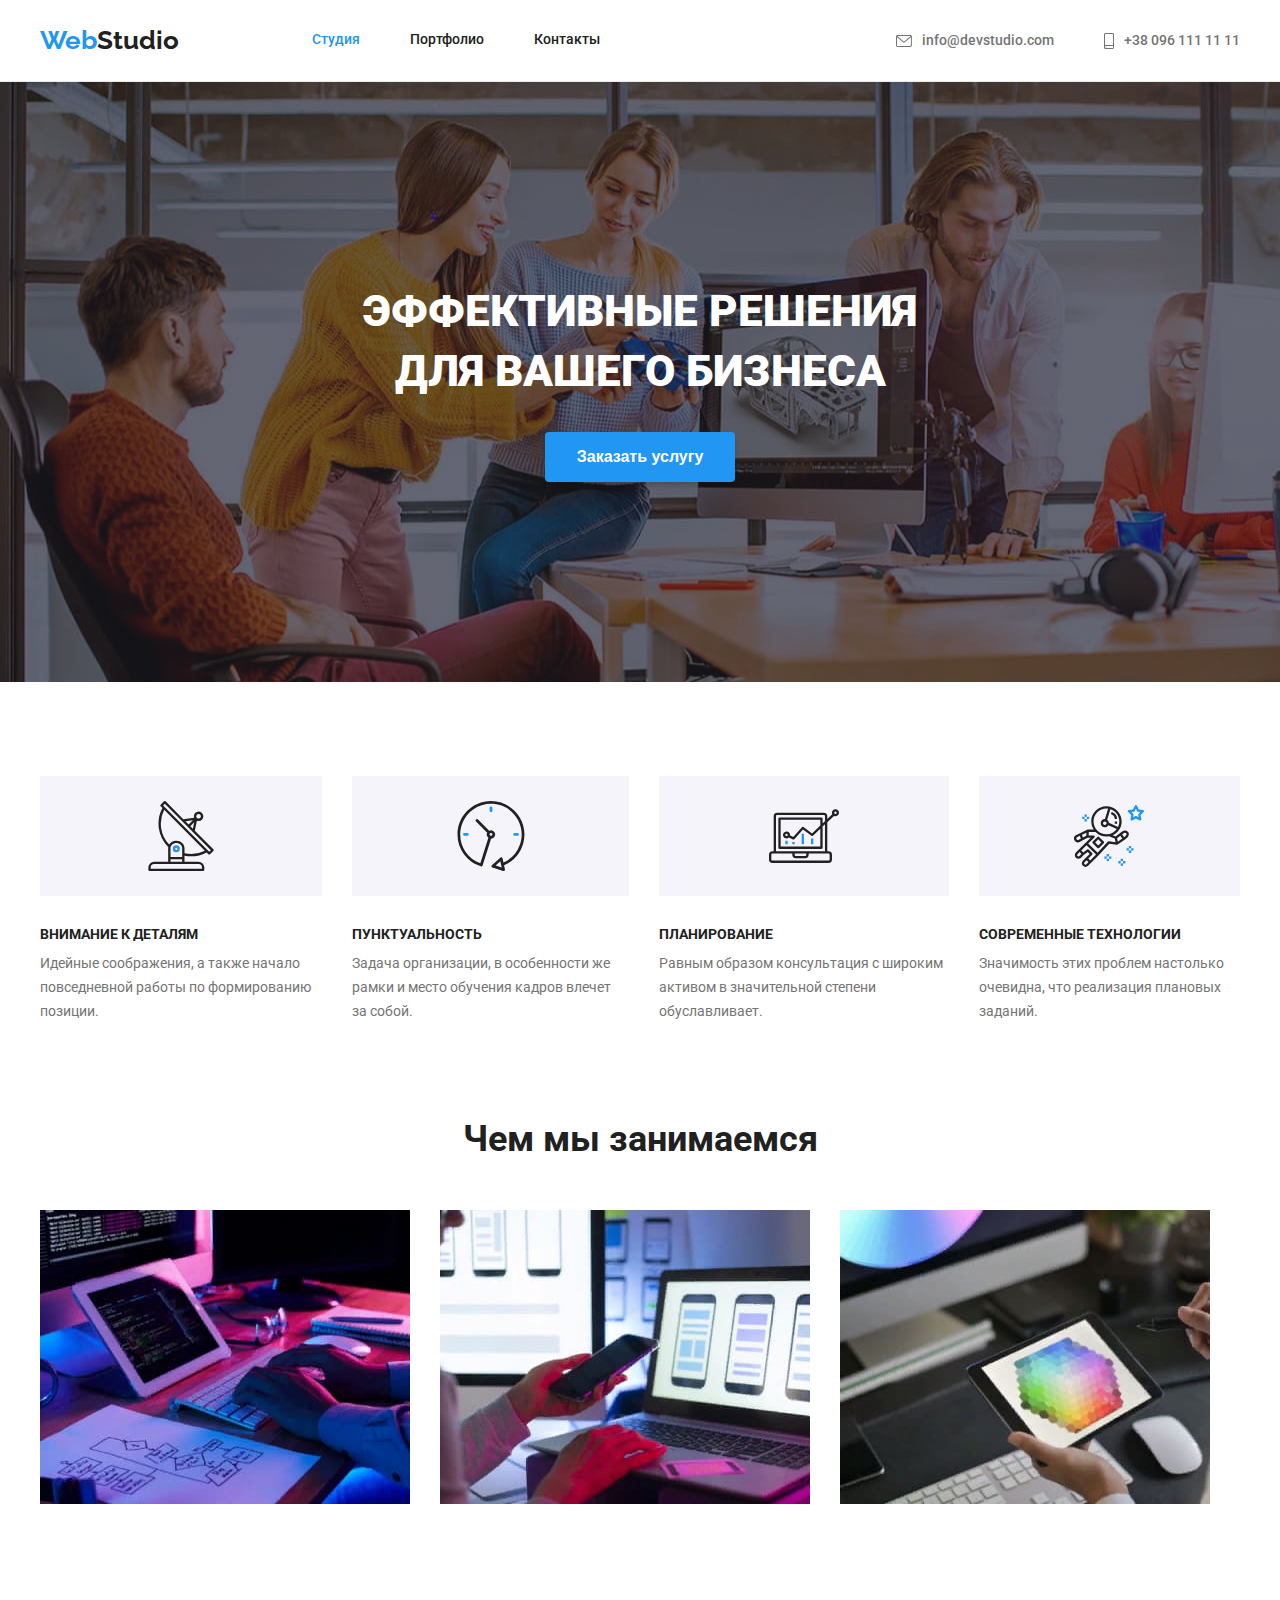
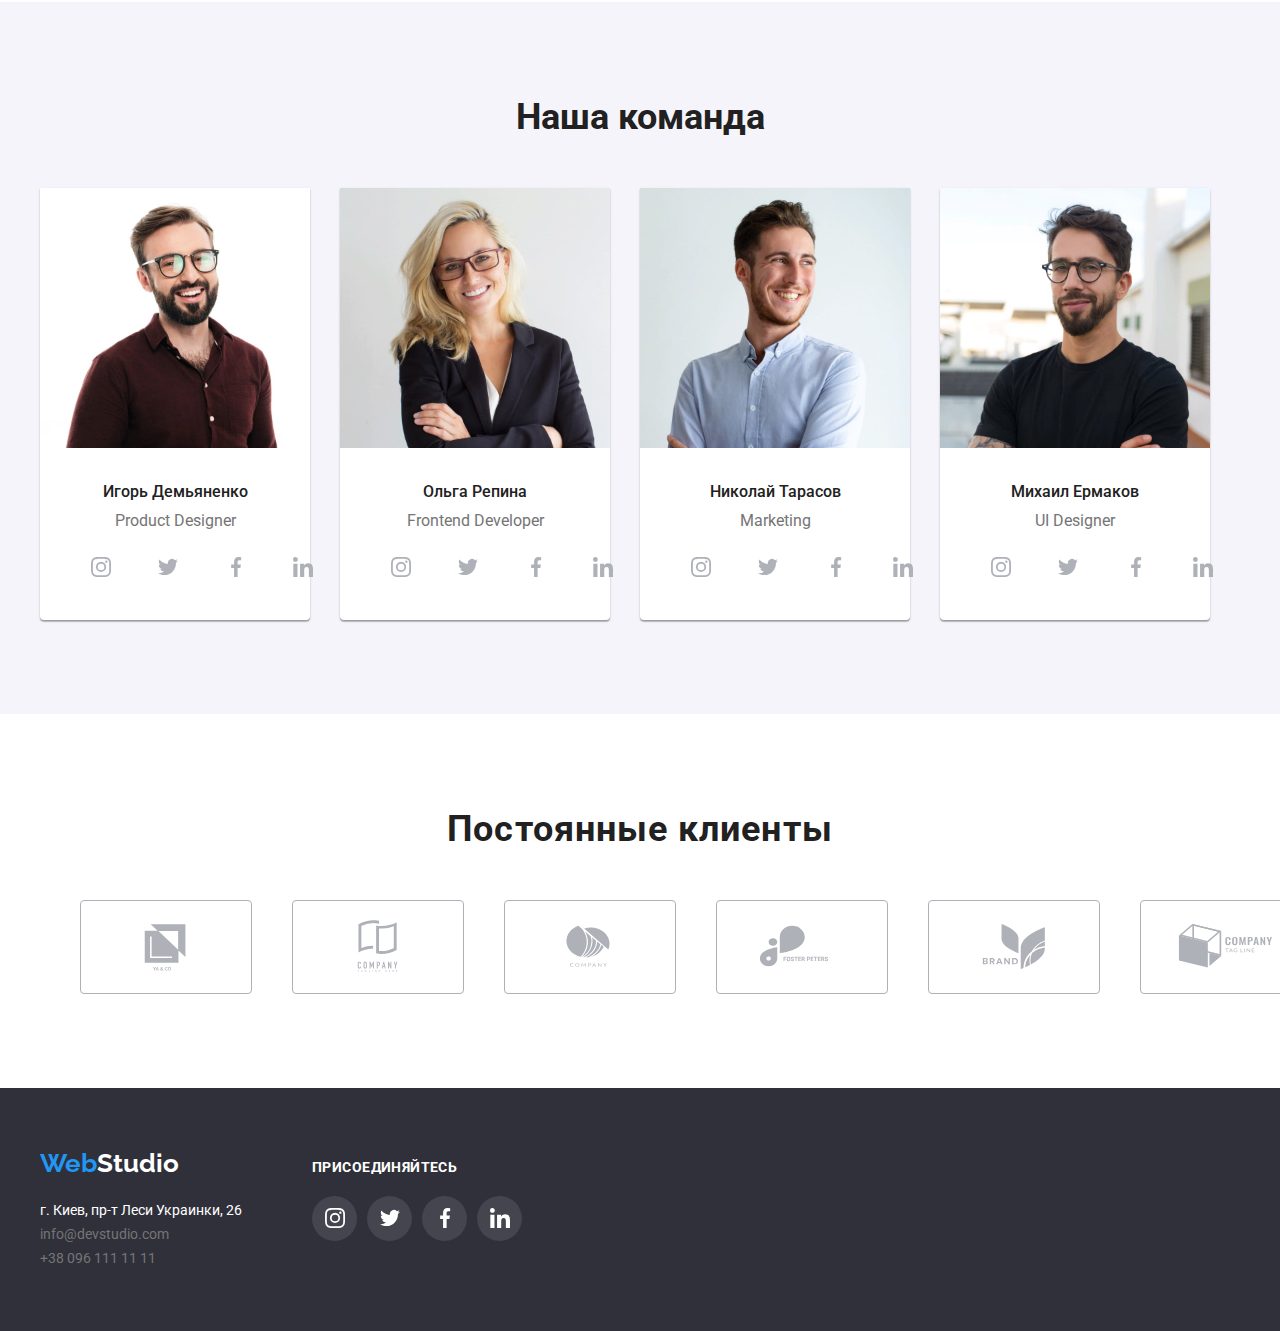
<file: index.html>
<!DOCTYPE html>
<html lang="ru">
<head>
    <meta charset="UTF-8">
    <meta http-equiv="X-UA-Compatible" content="IE=edge">
    <meta name="viewport" content="width=device-width, initial-scale=1.0">
    <title>WebStudio</title>
    <link rel="preconnect" href="https://fonts.googleapis.com">
    <link rel="preconnect" href="https://fonts.gstatic.com" crossorigin>
    <link href="https://fonts.googleapis.com/css2?family=Raleway:wght@700&family=Roboto:wght@400;500;700;900&display=swap"
    rel="stylesheet">
    <link rel="stylesheet" href="https://cdnjs.cloudflare.com/ajax/libs/modern-normalize/1.1.0/modern-normalize.min.css"
        integrity="sha512-wpPYUAdjBVSE4KJnH1VR1HeZfpl1ub8YT/NKx4PuQ5NmX2tKuGu6U/JRp5y+Y8XG2tV+wKQpNHVUX03MfMFn9Q=="
        crossorigin="anonymous" referrerpolicy="no-referrer" />
    <link rel="stylesheet" href="./css/styles.css">
</head>
<body>
    <header class="header">
    <div class="container main-nav">
    <nav class="nav">
        <a class="logo" href="/">
            <span class="accent">Web</span>Studio</a>
        <ul class="navigation">
    <li class="item"><a class="navigation-link current" href="/">Студия</a></li>
    <li class="item"><a class="navigation-link" href="./portfolio.html">Портфолио</a></li>
    <li class="item"><a class="navigation-link" href="">Контакты</a></li>
</ul>
</nav>
<ul class="address-header">
    <li class="item">
        <a class="address-link" href="mailto:info@devstudio.com">
            <svg class="envelope">
                <use href="./images/icons.svg#icon-envelope"></use>
            </svg>
            <span>info@devstudio.com</span></a></li>
    <li class="item">
        <a class="address-link" href="tel:+380961111111">
            <svg class="smartphone">
                <use href="./images/icons.svg#icon-smartphone"></use>
            </svg>
            <span>+38 096 111 11 11</span></a></li>
</ul>
</div>
    </header>    
<main>
    <!--  HERO-->
    
    <section class="hero-fon">
        <h1 class="hero">Эффективные решения для вашего бизнеса</h1>
        <button class="hero-button" type="button">Заказать услугу</button>
    </section>
    
    <!-- Oсобенности---FEATURE--->
    <section class="container">
    <h2 class="feature-title visually-hidden">Oсобенности</h2>    
    <ul class="feature">
        <li class="item">
            <div>
            <svg class="antenna">
                <use href="./images/icons.svg#icon-antenna"></use>
            </svg></div>
            <h3 class="feature-primary-text">Внимание к деталям</h3>
            <p class="feature-secondary-text">Идейные соображения, а также начало повседневной работы по формированию позиции.</p>
        </li>
        <li class="item">
            <div>
            <svg class="clock">
                <use href="./images/icons.svg#icon-clock"></use>
            </svg></div>
            <h3 class="feature-primary-text">Пунктуальность</h3>
            <p class="feature-secondary-text">Задача организации, в особенности же рамки и место обучения кадров влечет за собой.</p>
        </li>
        <li class="item">
            <div>
            <svg class="diagram">
                <use href="./images/icons.svg#icon-diagram"></use>
            </svg></div>
            <h3 class="feature-primary-text">Планирование</h3>
            <p class="feature-secondary-text">Равным образом консультация с широким активом в значительной степени обуславливает.</p>
        </li>
        <li class="item">
            <div>
            <svg class="astronaut">
                <use href="./images/icons.svg#icon-astronaut"></use>
            </svg></div>
            <h3 class="feature-primary-text">Современные технологии</h3>
            <p class="feature-secondary-text">Значимость этих проблем настолько очевидна, что реализация плановых заданий.</p>
        </li>
    </ul>
    </section>
    <!-- Чем мы занимаемся occupation-->
    <section class="occupation container">
        <h2 class="occupation-title">Чем мы занимаемся</h2>
        <ul class="occupation-exemple">
            <li class="item">
                <a href=""><img src="./images/box1.jpg" alt="Человек печатает на клавиатуре компьютера"> </a>
            </li>
            <li class="item">
                <a href=""><img src="./images/box2.jpg" alt="Человек печатает на клавиатуре ноутбука"> </a>
            </li>
            <li class="item">
                <a href=""><img src="./images/box3.jpg" alt="Человек рисует на планшете"> </a>
            </li>
        </ul>    
    </section>
    <!-- Наша команда-->
    <section class="team">
        <div class="container">
        <h2 class="team-title">Наша команда</h2>
        <ul class="team-block">
            <li class="item">
                <img src="./images/team1.jpg" alt="Мужчина" width="270">
                <h3 class="team-name">Игорь Демьяненко</h3>
                <p class="team-duty">Product Designer</p>
                <ul class="team-sociallinks">
                    <li class="link"><a href="">
                        <svg class="icon">
                            <use href="./images/icons.svg#icon-instagram"></use>
                        </svg>
                    </a></li>
                    <li class="link"><a href="">
                            <svg class="icon">
                                <use href="./images/icons.svg#icon-twitter"></use>
                            </svg>
                        </a></li>
                    <li class="link"><a href="">
                            <svg class="icon">
                                <use href="./images/icons.svg#icon-facebook"></use>
                            </svg>
                        </a></li>
                    <li class="link"><a href="">
                                <svg class="icon">
                                    <use href="./images/icons.svg#icon-linkedin"></use>
                                </svg>
                        </a></li>
                </ul>
            </li>
            <li class="item">
                <img src="./images/team2.jpg" alt="Женщина" width="270">
                <h3 class="team-name">Ольга Репина</h3>
                <p class="team-duty">Frontend Developer</p>
                <ul class="team-sociallinks">
                    <li class="link"><a href="">
                            <svg class="icon">
                                <use href="./images/icons.svg#icon-instagram"></use>
                            </svg>
                        </a></li>
                    <li class="link"><a href="">
                            <svg class="icon">
                                <use href="./images/icons.svg#icon-twitter"></use>
                            </svg>
                        </a></li>
                    <li class="link"><a href="">
                            <svg class="icon">
                                <use href="./images/icons.svg#icon-facebook"></use>
                            </svg>
                        </a></li>
                    <li class="link"><a href="">
                            <svg class="icon">
                                <use href="./images/icons.svg#icon-linkedin"></use>
                            </svg>
                        </a></li>
                </ul>
            </li>
            <li class="item">
                <img src="./images/team3.jpg" alt="Мужчина" width="270">
                <h3 class="team-name">Николай Тарасов</h3>
                <p class="team-duty">Marketing</p>
                <ul class="team-sociallinks">
                    <li class="link"><a href="">
                            <svg class="icon">
                                <use href="./images/icons.svg#icon-instagram"></use>
                            </svg>
                        </a></li>
                    <li class="link"><a href="">
                            <svg class="icon">
                                <use href="./images/icons.svg#icon-twitter"></use>
                            </svg>
                        </a></li>
                    <li class="link"><a href="">
                            <svg class="icon">
                                <use href="./images/icons.svg#icon-facebook"></use>
                            </svg>
                        </a></li>
                    <li class="link"><a href="">
                            <svg class="icon">
                                <use href="./images/icons.svg#icon-linkedin"></use>
                            </svg>
                        </a></li>
                </ul>
            </li>
            <li class="item">
                <img src="./images/team4.jpg" alt="Мужчина" width="270">
                <h3 class="team-name">Михаил Ермаков</h3>
                <p class="team-duty">UI Designer</p>
                <ul class="team-sociallinks">
                    <li class="link"><a href="">
                            <svg class="icon">
                                <use href="./images/icons.svg#icon-instagram"></use>
                            </svg>
                        </a></li>
                    <li class="link"><a href="">
                            <svg class="icon">
                                <use href="./images/icons.svg#icon-twitter"></use>
                            </svg>
                        </a></li>
                    <li class="link"><a href="">
                            <svg class="icon">
                                <use href="./images/icons.svg#icon-facebook"></use>
                            </svg>
                        </a></li>
                    <li class="link"><a href="">
                            <svg class="icon">
                                <use href="./images/icons.svg#icon-linkedin"></use>
                            </svg>
                        </a></li>
                </ul>
            </li>
        </ul>
        </div>
    </section>
    <section class="clients">
<div class="container">
    <h2 class="clients-title">Постоянные клиенты</h2>
    <ul class="clients-logo">
        <li class="item"><a href="">
            <svg class="icon">
                <use href="./images/icons.svg#icon-Logo1"></use>
            </svg>
        </a></li>
        <li class="item"><a href="">
            <svg class="icon">
                <use href="./images/icons.svg#icon-Logo2"></use>
            </svg>
        </a></li>
        <li class="item"><a href="">
            <svg class="icon">
                <use href="./images/icons.svg#icon-Logo3"></use>
            </svg>
        </a></li>
        <li class="item"><a href="">
            <svg class="icon">
                <use href="./images/icons.svg#icon-Logo4"></use>
            </svg>
        </a></li>
        <li class="item"><a href="">
            <svg class="icon">
                <use href="./images/icons.svg#icon-Logo5"></use>
            </svg>
        </a></li>
        <li class="item"><a href="">
            <svg class="icon">
                <use href="./images/icons.svg#icon-Logo6"></use>
            </svg>
        </a></li>
    </ul>
</div>

    </section>
    </main>
    <footer class="footer">
        <div class="container">
            <div>
        <a class="logo" href="/"><span class="accent">Web</span>Studio</a>
        <address>
        <ul class="address-footer">
            <li><a class="address-place" href="https://goo.gl/maps/FmN3NGVtpFg1FLJdA" 
                target="_blank" rel="noopener noreferrer">
                г. Киев, пр-т Леси Украинки, 26</a> </li>
            <li><a class="address-mail" href="mailto:info@devstudio.com">info@devstudio.com</a></li>
            <li><a class="address-tel" href="tel:+380961111111">+38 096 111 11 11</a></li>
        </ul>
        </address>
    </div>
        <div class="join">
            <h2 class="join-title">присоединяйтесь</h2>
            <ul class="join-sociallinks">
                <li class="link"><a href="">
                        <svg class="icon">
                            <use href="./images/icons.svg#icon-instagram"></use>
                        </svg>
                    </a></li>
                <li class="link"><a href="">
                        <svg class="icon">
                            <use href="./images/icons.svg#icon-twitter"></use>
                        </svg>
                    </a></li>
                <li class="link"><a href="">
                        <svg class="icon">
                            <use href="./images/icons.svg#icon-facebook"></use>
                        </svg>
                    </a></li>
                <li class="link"><a href="">
                        <svg class="icon">
                            <use href="./images/icons.svg#icon-linkedin"></use>
                        </svg>
                    </a></li>
            </ul>

        </div>
        </div>
    </footer>
</body>
</html>
</file>
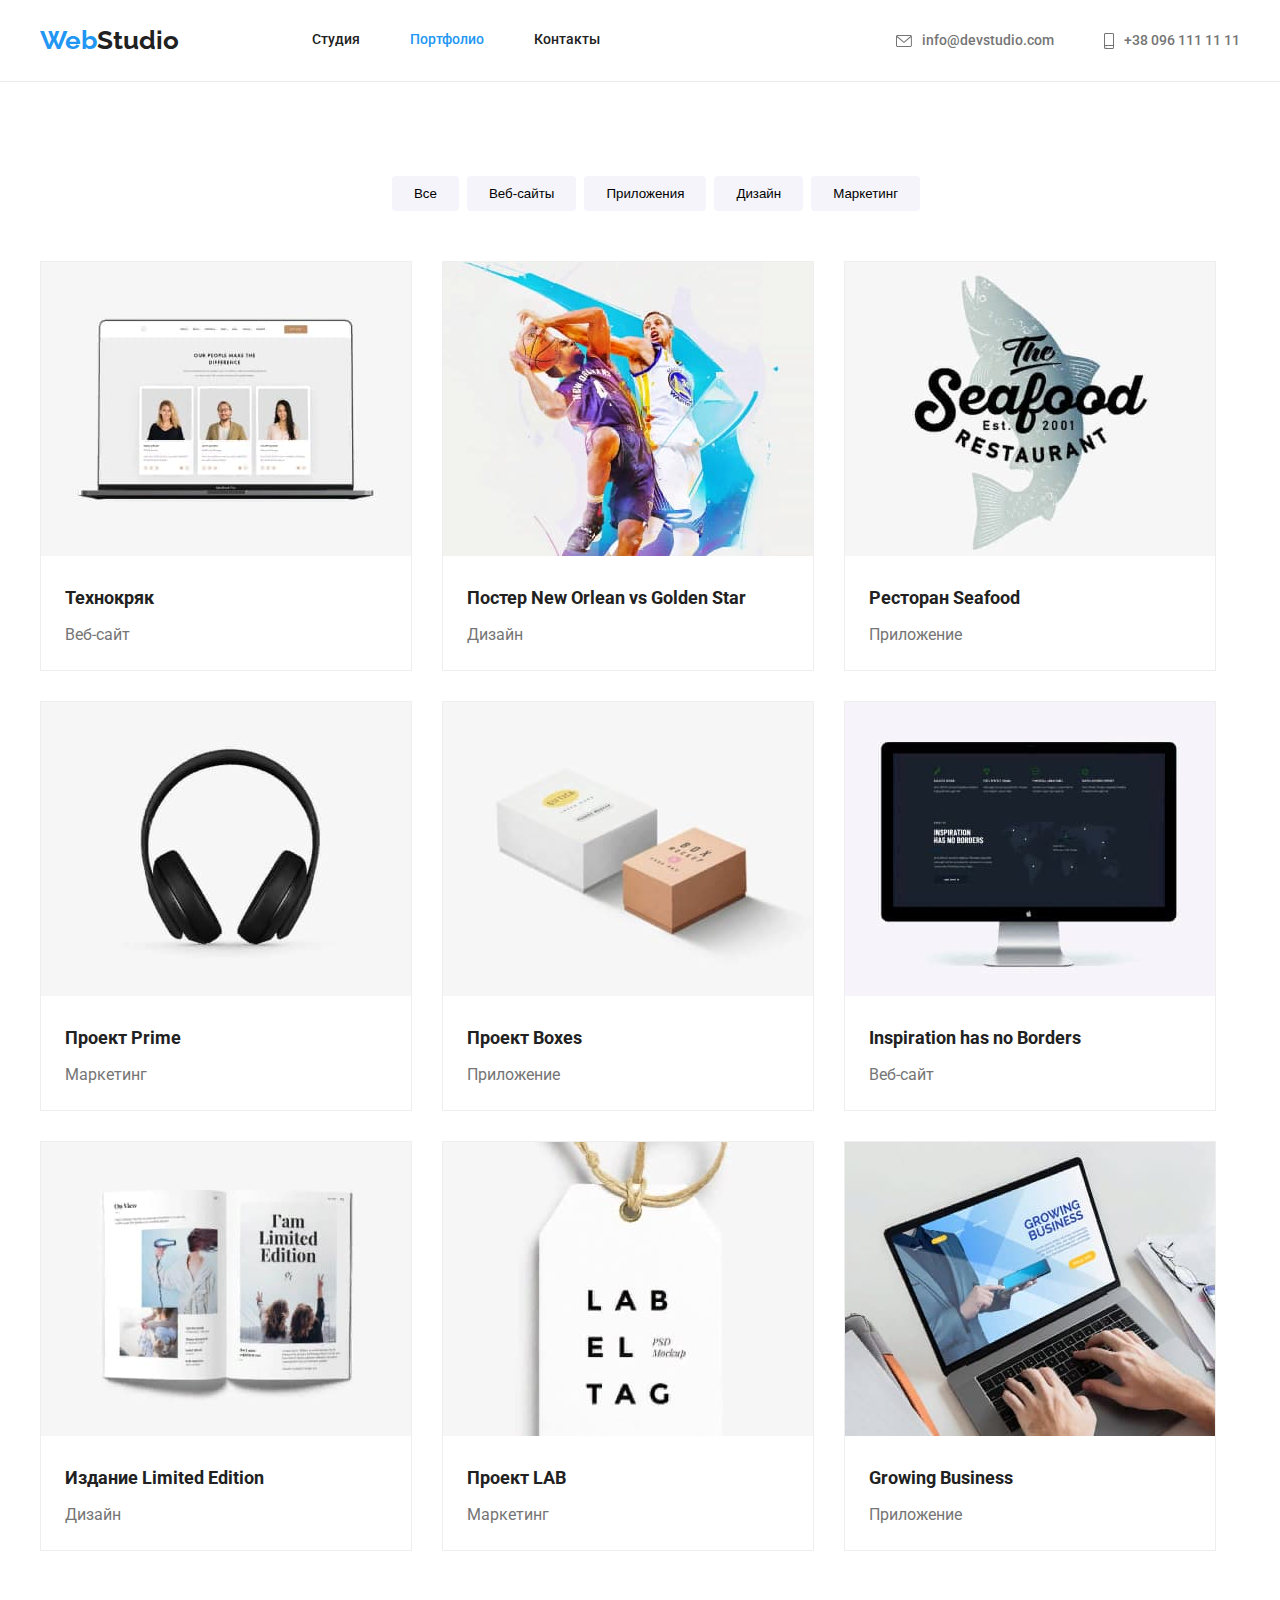
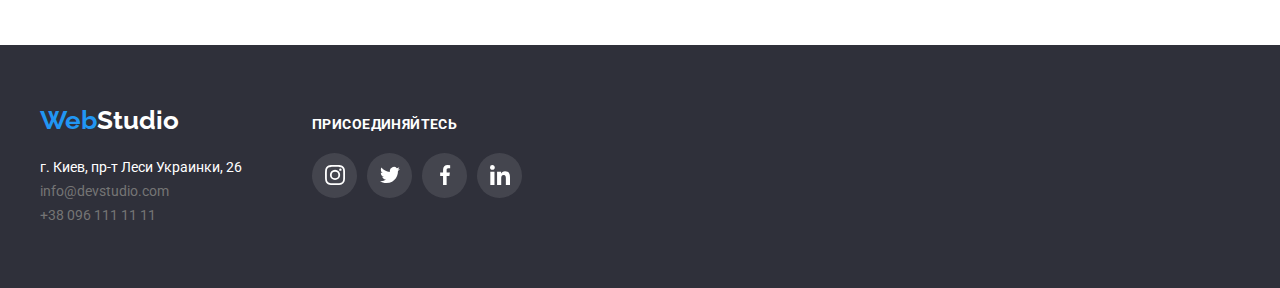
<file: portfolio.html>
<!DOCTYPE html>
<html lang="ru">

<head>
    <meta charset="UTF-8">
    <meta http-equiv="X-UA-Compatible" content="IE=edge">
    <meta name="viewport" content="width=device-width, initial-scale=1.0">
    <title>Portfolio</title>
    <link rel="preconnect" href="https://fonts.googleapis.com">
    <link rel="preconnect" href="https://fonts.gstatic.com" crossorigin>
    <link
        href="https://fonts.googleapis.com/css2?family=Raleway:wght@700&family=Roboto:wght@400;500;700;900&display=swap"
        rel="stylesheet">
        <link rel="stylesheet" href="https://cdnjs.cloudflare.com/ajax/libs/modern-normalize/1.1.0/modern-normalize.min.css"
            integrity="sha512-wpPYUAdjBVSE4KJnH1VR1HeZfpl1ub8YT/NKx4PuQ5NmX2tKuGu6U/JRp5y+Y8XG2tV+wKQpNHVUX03MfMFn9Q=="
            crossorigin="anonymous" referrerpolicy="no-referrer" />
    <link rel="stylesheet" href="./css/styles.css">
</head>

<body>
    <header class="header">
        <div class="container main-nav">
            <nav class="nav">
                <a class="logo" href="/">
                    <span class="accent">Web</span>Studio</a>
                <ul class="navigation">
                    <li class="item"><a class="navigation-link" href="/">Студия</a></li>
                    <li class="item"><a class="navigation-link current" href="./portfolio.html">Портфолио</a></li>
                    <li class="item"><a class="navigation-link" href="">Контакты</a></li>
                </ul>
            </nav>
            <ul class="address-header">
                <li class="item">
                    <a class="address-link" href="mailto:info@devstudio.com">
                        <svg class="envelope">
                            <use href="./images/icons.svg#icon-envelope"></use>
                        </svg>
                        <span>info@devstudio.com</span></a>
                </li>
                <li class="item">
                    <a class="address-link" href="tel:+380961111111">
                        <svg class="smartphone">
                            <use href="./images/icons.svg#icon-smartphone"></use>
                        </svg>
                        <span>+38 096 111 11 11</span></a>
                </li>
            </ul>
        </div>
    </header>
    <!---------MAIN------->
    <main>
        <section>
            <h1 class="portfolio visually-hidden">Список проектов</h1>
        <ul class="portfolio-button">
            <li class="item"><button type="button">Все</button></li>
            <li class="item"><button type="button">Веб-сайты</button></li>
            <li class="item"><button type="button">Приложения</button></li>
            <li class="item"><button type="button">Дизайн</button></li>
            <li class="item"><button type="button">Маркетинг</button></li>
        </ul>
        <div class="container">
        <ul class="flex-container">
            <li class="project">
                <a href="">
                    <img src="./images/proect1.jpg" alt="ноутбук" width="370">
                    <h2 class="project-title">Технокряк</h2>
                    <p class="project-text">Веб-сайт</p>
                </a>
                    
            </li>
            <li class="project">
                <a href="">
                    <img src="./images/proect2.jpg" alt="Два баскетболиста с мячем" width="370">
                    <h2 class="project-title">Постер New Orlean vs Golden Star</h2>
                    <p class="project-text">Дизайн</p>
                </a>
            </li>
            <li class="project">
                <a href="">
                    <img src="./images/proect3.jpg" alt="Название ресторана" width="370">
                    <h2 class="project-title">Ресторан Seafood</h2>
                    <p class="project-text">Приложение</p>
                </a>
            </li>
            <li class="project">
                <a href="">
                    <img src="./images/proect4.jpg" alt="Наушник" width="370">
                    <h2 class="project-title">Проект Prime</h2>
                    <p class="project-text">Маркетинг</p>
                </a>
            </li>
            <li class="project">
                <a href="">
                    <img src="./images/proect5.jpg" alt="Две коробки" width="370">
                    <h2 class="project-title">Проект Boxes</h2>
                    <p class="project-text">Приложение</p>
                </a>
            </li>
            <li class="project">
                <a href="">
                    <img src="./images/proect6.jpg" alt="Монитор компьютера" width="370">
                    <h2 class="project-title">Inspiration has no Borders</h2>
                    <p class="project-text">Веб-сайт</p>
                </a>
            </li>
            <li class="project">
                <a href="">
                    <img src="./images/proect7.jpg" alt="Книга" width="370">
                    <h2 class="project-title">Издание Limited Edition</h2>
                    <p class="project-text">Дизайн</p>
                </a>
            </li>
            <li class="project">
                <a href="">
                    <img src="./images/proect8.jpg" alt="Этикетка" width="370">
                    <h2 class="project-title">Проект LAB</h2>
                    <p class="project-text">Маркетинг</p>
                </a>
            <li class="project">
                <a href="">   
                    <img src="./images/proect9.jpg" alt="Человек печатает на ноутбуке" width="370">
                    <h2 class="project-title">Growing Business</h2>
                    <p class="project-text">Приложение</p>
                </a>
            </li>
            </ul>
            </div>
        </section>
    </main>
    <!---------FOOTER------->

    <footer class="footer">
        <div class="container">
            <div>
                <a class="logo" href="/"><span class="accent">Web</span>Studio</a>
                <address>
                    <ul class="address-footer">
                        <li><a class="address-place" href="https://goo.gl/maps/FmN3NGVtpFg1FLJdA" target="_blank"
                                rel="noopener noreferrer">
                                г. Киев, пр-т Леси Украинки, 26</a> </li>
                        <li><a class="address-mail" href="mailto:info@devstudio.com">info@devstudio.com</a></li>
                        <li><a class="address-tel" href="tel:+380961111111">+38 096 111 11 11</a></li>
                    </ul>
                </address>
            </div>
            <div class="join">
                <h2 class="join-title">присоединяйтесь</h2>
                <ul class="join-sociallinks">
                    <li class="link"><a href="">
                            <svg class="icon">
                                <use href="./images/icons.svg#icon-instagram"></use>
                            </svg>
                        </a></li>
                    <li class="link"><a href="">
                            <svg class="icon">
                                <use href="./images/icons.svg#icon-twitter"></use>
                            </svg>
                        </a></li>
                    <li class="link"><a href="">
                            <svg class="icon">
                                <use href="./images/icons.svg#icon-facebook"></use>
                            </svg>
                        </a></li>
                    <li class="link"><a href="">
                            <svg class="icon">
                                <use href="./images/icons.svg#icon-linkedin"></use>
                            </svg>
                        </a></li>
                </ul>
    
            </div>
        </div>
    </footer>
    </body>
    
    </html>
</file>
<file: css/styles.css>
/*основной цвет текста #212121;
вторичный цвет текста #757575; rgba(117, 117, 117, 1);
белый цвет #FFFFFF;
синий цвет #2196F3;
*/
:root {
  --primary-text-color: #212121;
  --secondary-text-color: rgba(117, 117, 117, 1);
  --accent-color: #2196f3;
  --primary-white-color: #ffffff;
  --fon: #f5f4fa;
}

body {
  background-color: var(--primary-white-color);
  color: var(--primary-text-color);
  font-family: Roboto, sans-serif;
  margin: 0;
}
li {
  list-style: none;
}
a {
  text-decoration: none;
}

h1,
h2,
h3,
p,
ul {
  margin-top: 0;
  margin-bottom: 0;
}

.container {
  width: 1200px;
  margin: 0 auto;
  padding-left: 15px;
  padding-right: 15px;
}
.visually-hidden {
  position: absolute;
  width: 1px;
  height: 1px;
  margin: -1px;
  border: 0;
  padding: 0;

  white-space: nowrap;
  clip-path: inset(100%);
  clip: rect(0 0 0 0);
  overflow: hidden;
}
.navigation .current {
  color: var(--accent-color);
}
/*-------HEADER---------*/

.header {
  border-bottom: 1px solid #ececec;
}
.main-nav {
  display: flex;
  align-items: center;
}
.nav {
  display: flex;
}
.logo {
  margin-top: 25px;
  margin-bottom: 25px;
  color: var(--primary-text-color);
  font-family: Raleway;
  font-weight: 700;
  font-size: 26px;
  line-height: 1.2;
}
.logo .accent {
  color: var(--accent-color);
}
.navigation {
  display: flex;
  margin-left: 93px;
}
.navigation a {
  color: var(--primary-text-color);
  font-weight: 500;
  font-size: 14px;
  line-height: 1.14;
}
.navigation a:hover,
.navigation a:focus {
  color: var(--accent-color);
}

.navigation .item:not(:last-child) {
  margin-right: 50px;
}
.navigation-link {
  display: block;
  padding-top: 32px;
  padding-bottom: 32px;
}
.address-header {
  display: flex;
  margin-left: auto;
}
.address-link {
  color: var(--secondary-text-color);
  font-weight: 500;
  font-size: 14px;
  line-height: 1.14;
}
.address-header .item + .item {
  margin-left: 50px;
}

.address-link {
  display: flex;
  align-items: center;
}
.envelope {
  width: 16px;
  height: 12px;
  margin-right: 10px;
}
.smartphone {
  width: 10px;
  height: 16px;
  margin-right: 10px;
}
.address-link {
  color: var(--secondary-text-color);
}

.address-link:hover,
.address-link:focus {
  color: var(--accent-color);
}
.envelope,
.smartphone {
  fill: currentColor;
}

/* -----HERO------------*/
.hero-fon {
  padding-top: 200px;
  padding-bottom: 200px;
  background-color: #2f303a;
  background-image: linear-gradient(
      to right,
      rgba(47, 48, 58, 0.4),
      rgba(47, 48, 58, 0.4)
    ),
    url("../images/fon.jpg");
  text-align: center;
  max-width: 1600px;
  margin-left: auto;
  margin-right: auto;
}
.hero {
  color: var(--primary-white-color);
  margin-bottom: 30px;
  max-width: 650px;
  text-align: center;
  margin: 0 auto;
  padding-bottom: 30px;
  font-weight: 900;
  font-size: 44px;
  line-height: 1.36;
  text-align: center;
  text-transform: uppercase;
}
.hero-button {
  display: flex;
  margin: auto;
  background-color: var(--accent-color);
  color: var(--primary-white-color);
  border: none;
  padding: 10px 32px;
  font-weight: 700;
  font-size: 16px;
  line-height: 1.87;
  text-align: center;
  box-shadow: 0px 4px 4px rgba(0, 0, 0, 0.15);
  border-radius: 4px;
  cursor: pointer;
}
.hero-button:hover,
.hero-button:focus {
  background-color: #188ce8;
}

/* -------FEATURE------------*/

.feature {
  display: flex;
  padding-top: 94px;
  padding-bottom: 94px;
  padding-left: 0;
}
.feature div {
  display: flex;
  width: 100%;
  height: 120px;
  align-items: center;
  justify-content: center;
  background-color: var(--fon);
  margin-bottom: 30px;
}
.feature svg {
  display: flex;

  width: 70px;
  height: 70px;
}

.feature .item:not(:last-child) {
  margin-right: 30px;
}

.feature-primary-text {
  font-weight: 700;
  font-size: 14px;
  line-height: 16px;
  text-transform: uppercase;
  margin-bottom: 10px;
}
.feature-secondary-text {
  color: var(--secondary-text-color);
  font-size: 14px;
  line-height: 1.71;
}

/* -------OCCUPATION-----------*/

.occupation-title,
.team-title {
  margin-bottom: 50px;
  font-weight: 700;
  font-size: 36px;
  line-height: 1.17;
  text-align: center;
}
.occupation-exemple {
  display: flex;
  padding-left: 0;
  padding-bottom: 94px;
}
.occupation-exemple .item:not(last-child) {
  margin-right: 30px;
}
/* -------TEAM----------*/

.team {
  background-color: var(--fon);
}
.team-title {
  padding-top: 94px;
  padding-bottom: 50px;
  margin-bottom: 0;
}
.team-block {
  display: flex;
  padding-left: 0;
  padding-bottom: 94px;
}
.team-block .item {
  background-color: var(--primary-white-color);
  box-shadow: 0px 1px 3px rgba(0, 0, 0, 0.12), 0px 1px 1px rgba(0, 0, 0, 0.14),
    0px 2px 1px rgba(0, 0, 0, 0.2);
  border-radius: 0px 0px 4px 4px;
  width: 270px;
}
.team-block .item:not(:last-child) {
  margin-right: 30px;
}
.team-name {
  margin-top: 30px;
  margin-bottom: 10px;
  font-weight: 500;
  font-size: 16px;
  line-height: 1.19;
  text-align: center;
}
.team-duty {
  margin-bottom: 15px;
  color: var(--secondary-text-color);
  font-size: 16px;
  line-height: 1.19;
  text-align: center;
}
.team-sociallinks,
.join-sociallinks {
  display: flex;
  justify-content: space-around;
  margin-bottom: 30px;
  padding-left: 32px;
  padding-right: 32px;
  width: 100%;
  height: 45px;
}

.team-sociallinks .link:not(last-child),
.join-sociallinks .link:not(last-child) {
  margin-right: 10px;
}
.team-sociallinks a {
  display: flex;
  align-items: center;
  justify-content: center;
  color: #afb1b8;
  width: 45px;
  height: 45px;
  border: none;
  border-radius: 50%;
}
.team-sociallinks .icon {
  width: 20px;
  height: 20px;
  fill: currentColor;
}
.team-sociallinks a:hover,
.team-sociallinks a:focus {
  background-color: var(--accent-color);
  color: var(--primary-white-color);
}

/* -------CLIENTS---------*/
.clients-title {
  padding-top: 94px;
  padding-bottom: 50px;
  font-family: Roboto;
  font-weight: 700;
  font-size: 36px;
  line-height: 1.17;
  text-align: center;
  letter-spacing: 0.03em;
}
.clients-logo {
  display: flex;
  padding-bottom: 94px;
}
.clients-logo a {
  width: 170px;
  height: 92px;
  display: flex;
  justify-content: center;
  align-items: center;
  border: 1px solid #afb1b8;
  color: #afb1b8;
  border-radius: 4px;
}
.clients-logo .item:not(:last-child) {
  margin-right: 40px;
}
.clients-logo .icon {
  margin: 0 auto;
  width: 106px;
  height: 60px;
  fill: currentColor;
}
.clients-logo a:hover,
.clients-logo a:focus {
  border: 1px solid var(--accent-color);
  color: var(--accent-color);
}

/* -------FOOTER---------*/
.footer {
  background-color: #2f303a;
}
.footer .container {
  display: flex;
}
.footer .logo {
  display: inline-block;
  margin-top: 60px;
  margin-bottom: 20px;
  color: var(--primary-white-color);
}
.address-footer {
  padding-left: 0;
  padding-bottom: 60px;
  font-style: normal;
  font-size: 14px;
  line-height: 1.71;
}
.address-place {
  color: var(--primary-white-color);
}
.address-mail,
.address-tel {
  color: var(--secondary-text-color);
}
.join {
  margin-left: 70px;
}
.join-title {
  margin-top: 72px;
  margin-bottom: 20px;

  font-family: Roboto;
  font-weight: 700;
  font-size: 14px;
  line-height: 1.14;
  letter-spacing: 0.03em;
  text-transform: uppercase;
  color: var(--primary-white-color);
}
.join-sociallinks {
  padding: 0;
}

.join-sociallinks a {
  display: flex;
  align-items: center;
  justify-content: center;
  background-color: rgba(255, 255, 255, 0.1);
  color: var(--primary-white-color);
  width: 45px;
  height: 45px;
  border: none;
  border-radius: 50%;
}
.join-sociallinks a:hover,
.join-sociallinks a:focus {
  background-color: var(--accent-color);
}
.join-sociallinks .icon {
  width: 20px;
  height: 20px;
  fill: currentColor;
}
/*-----------PORTFOLIO-----------------*/

.portfolio-button {
  display: flex;
  justify-content: center;
  margin-top: 94px;
  margin-bottom: 50px;
  background-color: var(--primary-white-color);
  font-weight: 500;
  font-size: 16px;
  line-height: 1.62;
  text-align: center;
}

.portfolio-button .item:not(last-child) {
  margin-right: 8px;
}
.portfolio-button [type="button"] {
  margin: auto;
  border: none;
  padding: 10px 22px;
  background-color: #f5f4fa;
  border-radius: 4px;
  cursor: pointer;
}
.portfolio-button [type="button"]:hover,
.portfolio-button [type="button"]:focus {
  background-color: var(--accent-color);
  color: var(--primary-white-color);
  box-shadow: 0px 4px 4px rgba(0, 0, 0, 0.25);
}

.project {
  border: 1px solid #eeeeee;
}
.project:hover,
.project:focus {
  box-shadow: 0 4px 4px 0 rgba(0, 0, 0, 0.25);
}
.project a {
  color: var(--primary-text-color);
}
.project-title {
  padding-top: 20px;
  padding-bottom: 4px;
  padding-left: 24px;
  font-weight: 700;
  font-size: 18px;
  line-height: 2;
}
.project-text {
  padding-bottom: 20px;
  padding-left: 24px;
  color: var(--secondary-text-color);
  font-size: 16px;
  line-height: 1.87;
}
.flex-container {
  display: flex;
  flex-wrap: wrap;
  padding-left: 0;
  padding-bottom: 94px;
}
.project {
  width: 370px;
  margin-right: 30px;
  margin-bottom: 30px;
}
.project:nth-child(3n) {
  margin-right: 0;
}
.project:nth-last-child(-n + 3) {
  margin-bottom: 0;
}
</file>
